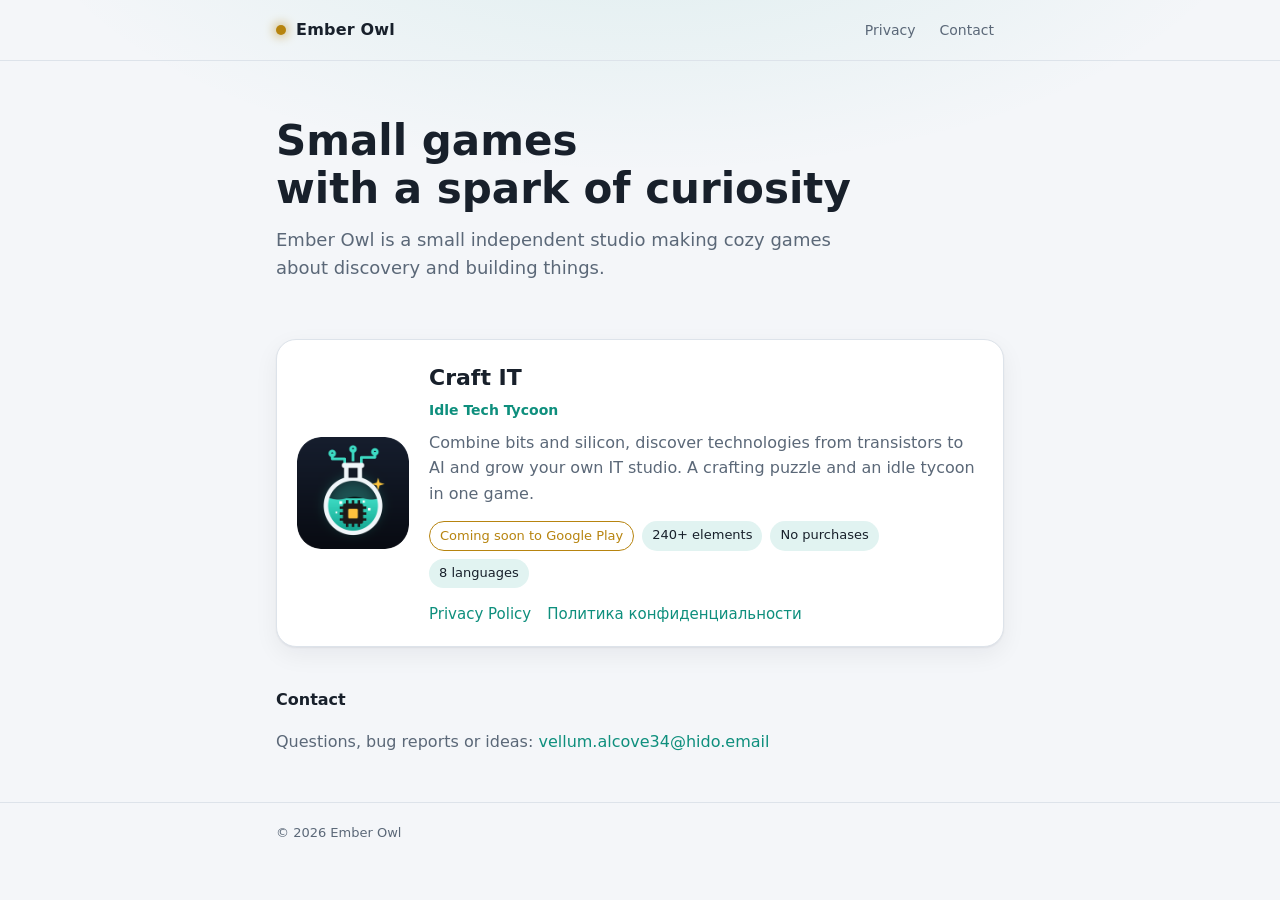
<file: index.html>
<!doctype html>
<html lang="en">
<head>
<meta charset="utf-8">
<meta name="viewport" content="width=device-width, initial-scale=1">
<title>Ember Owl</title>
<meta name="description" content="Ember Owl is a small independent game studio. Our first game: Craft IT, an idle tech tycoon with crafting.">
<link rel="icon" type="image/png" href="assets/favicon.png">
<link rel="stylesheet" href="style.css">
</head>
<body>
<header class="top">
  <div class="wrap">
    <a class="brand" href="./"><span class="dot"></span>Ember Owl</a>
    <nav><a href="craft-it/privacy/">Privacy</a><a href="#contact">Contact</a></nav>
  </div>
</header>

<main class="wrap">
  <section class="hero">
    <h1>Small games<br>with a spark of curiosity</h1>
    <p>Ember Owl is a small independent studio making cozy games about discovery and building things.</p>
  </section>

  <article class="game">
    <img src="assets/craft-it-icon.png" alt="Craft IT icon" width="112" height="112">
    <div>
      <h2>Craft IT</h2>
      <p class="sub">Idle Tech Tycoon</p>
      <p>Combine bits and silicon, discover technologies from transistors to AI and grow your own IT studio. A crafting puzzle and an idle tycoon in one game.</p>
      <div class="tags">
        <span class="tag soon">Coming soon to Google Play</span>
        <span class="tag">240+ elements</span>
        <span class="tag">No purchases</span>
        <span class="tag">8 languages</span>
      </div>
      <div class="links"><a href="craft-it/privacy/">Privacy Policy</a><a href="craft-it/privacy/#ru">Политика конфиденциальности</a></div>
    </div>
  </article>

  <section class="contact" id="contact">
    <h3>Contact</h3>
    <p>Questions, bug reports or ideas: <a href="mailto:vellum.alcove34@hido.email">vellum.alcove34@hido.email</a></p>
  </section>
</main>

<footer>
  <div class="wrap">© 2026 Ember Owl</div>
</footer>
</body>
</html>
</file>
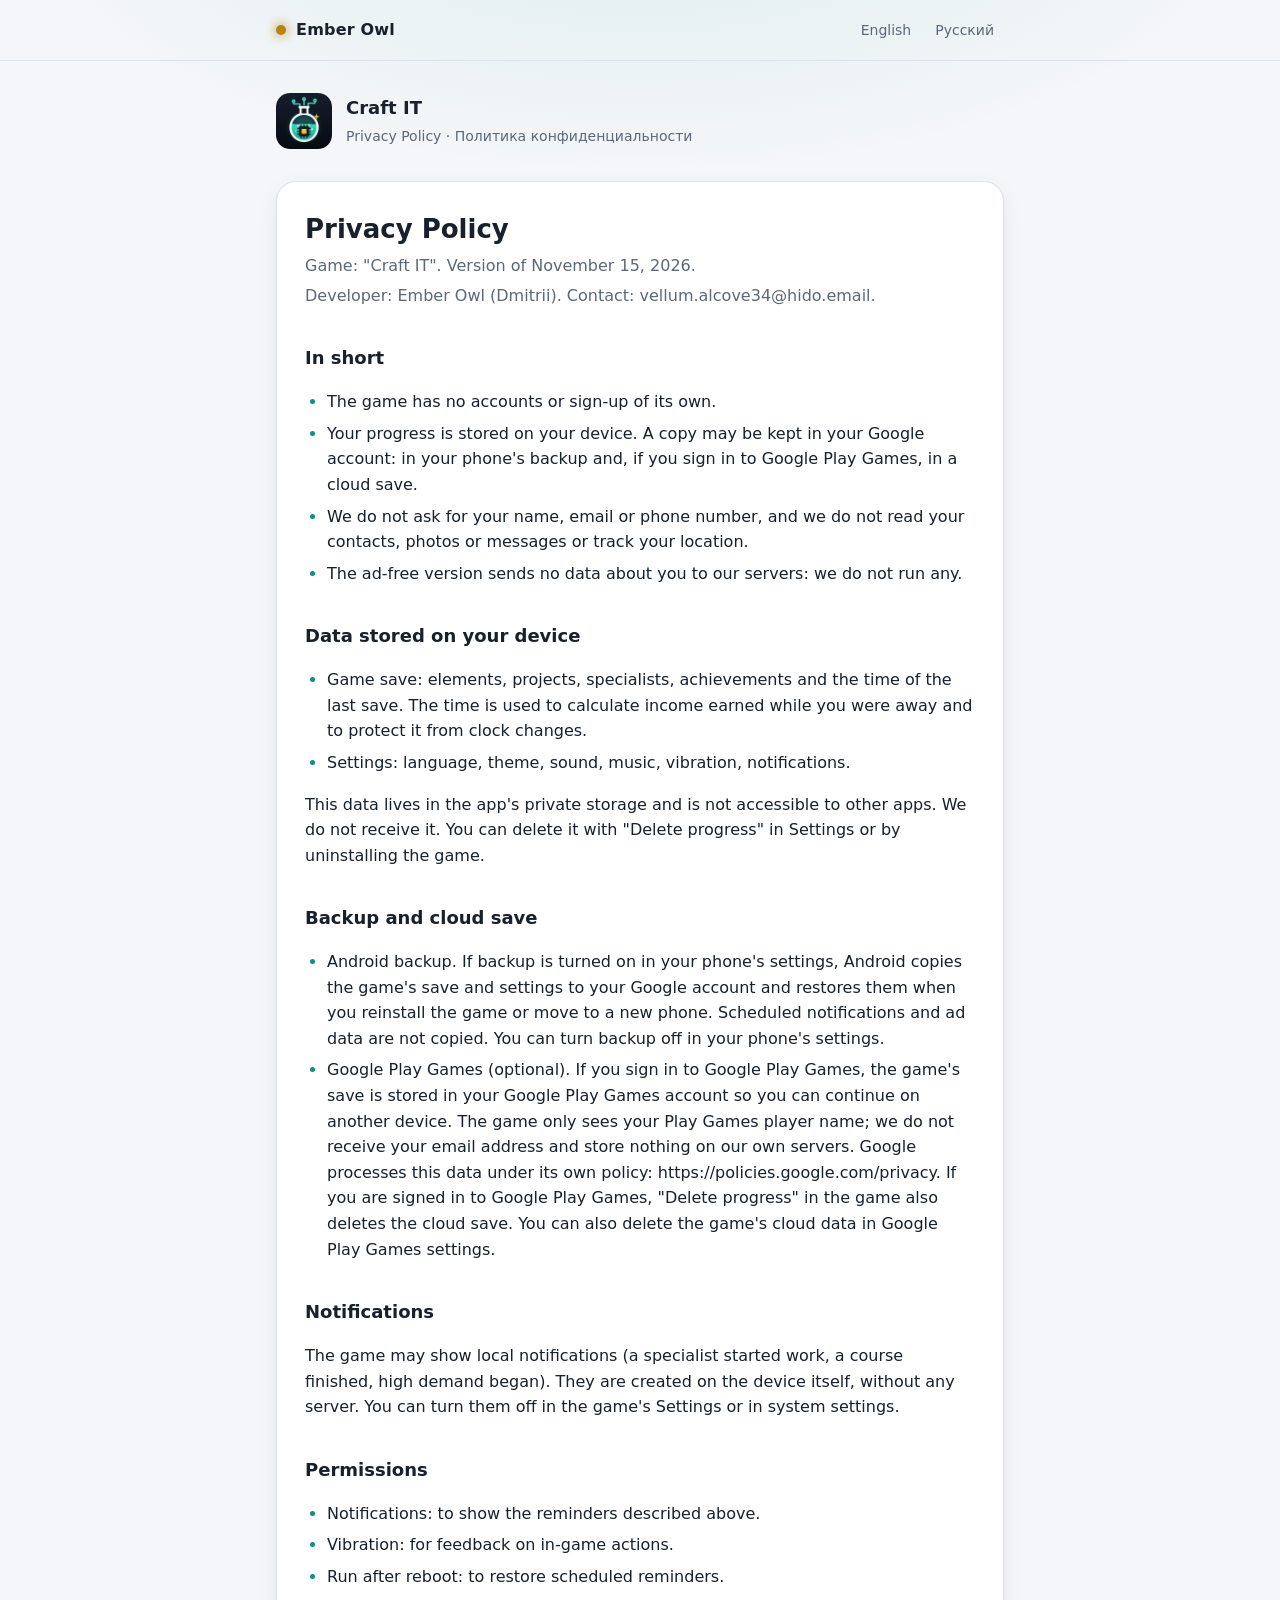
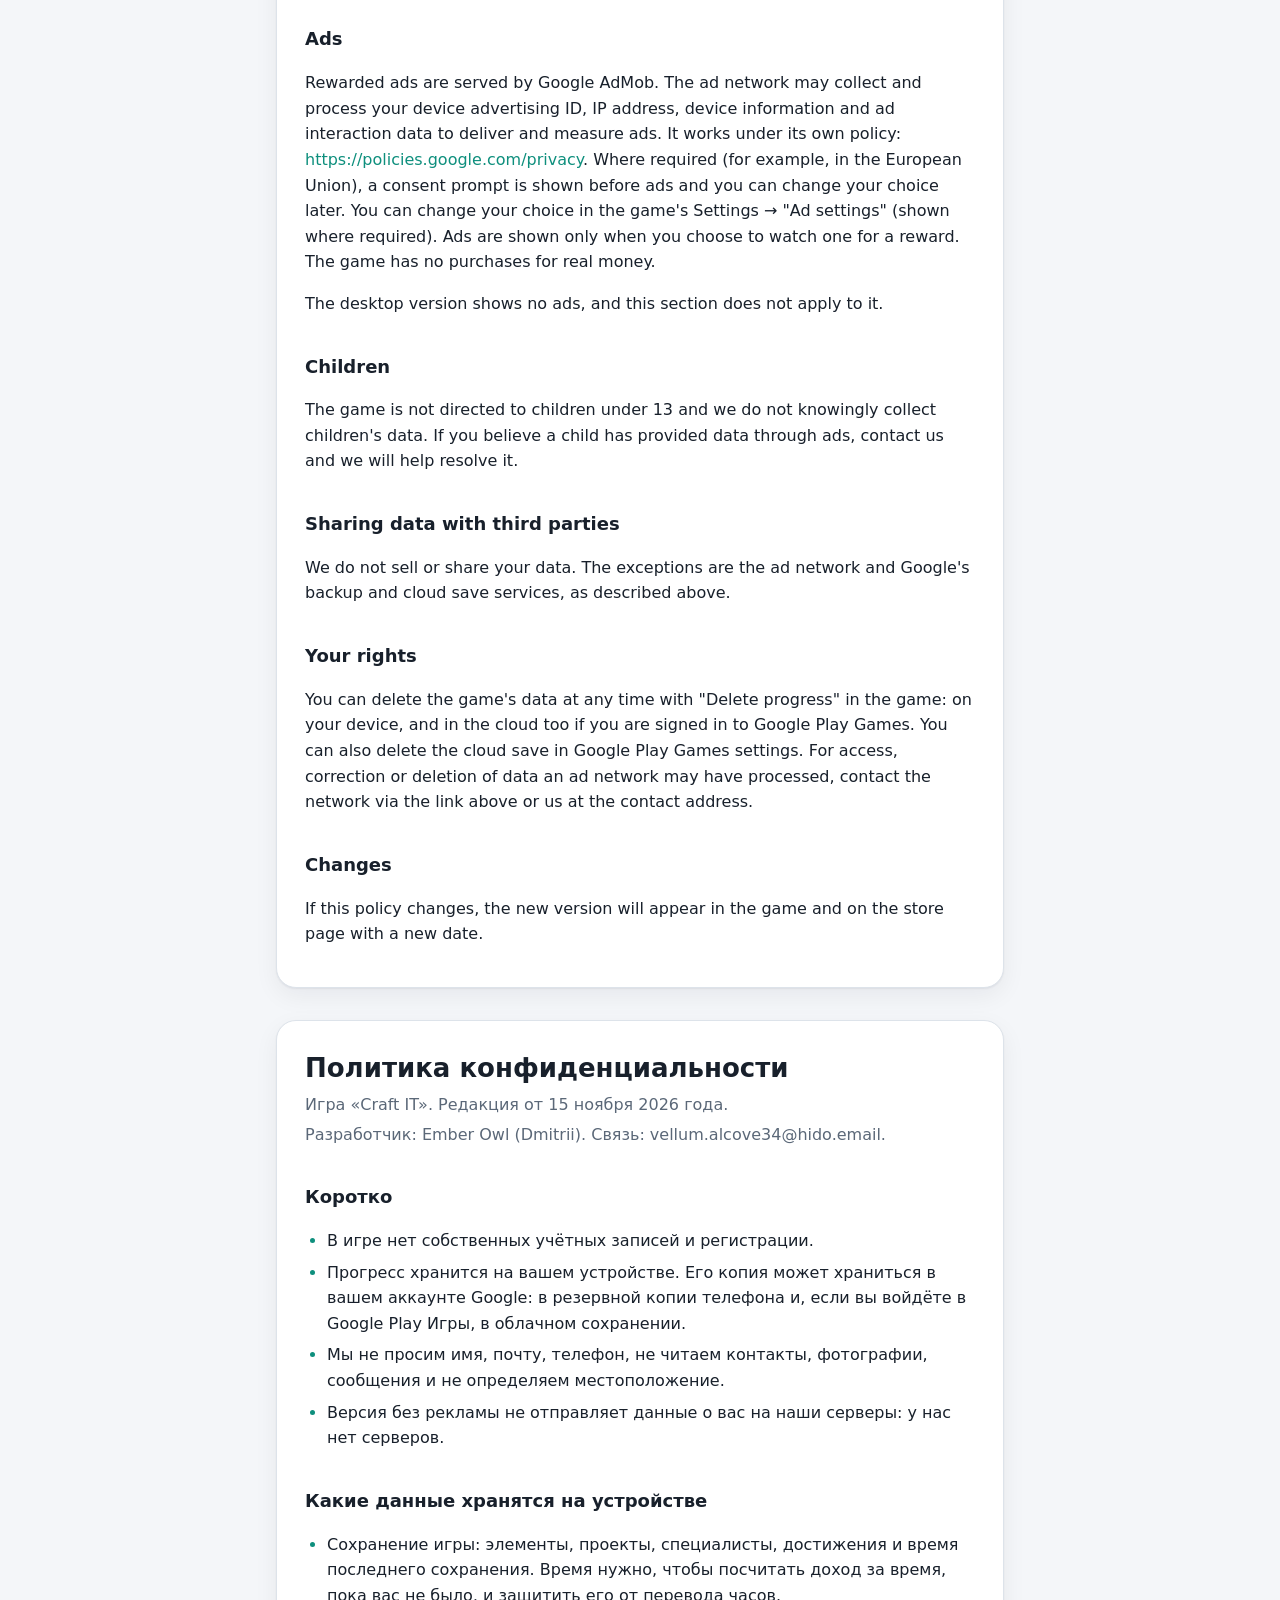
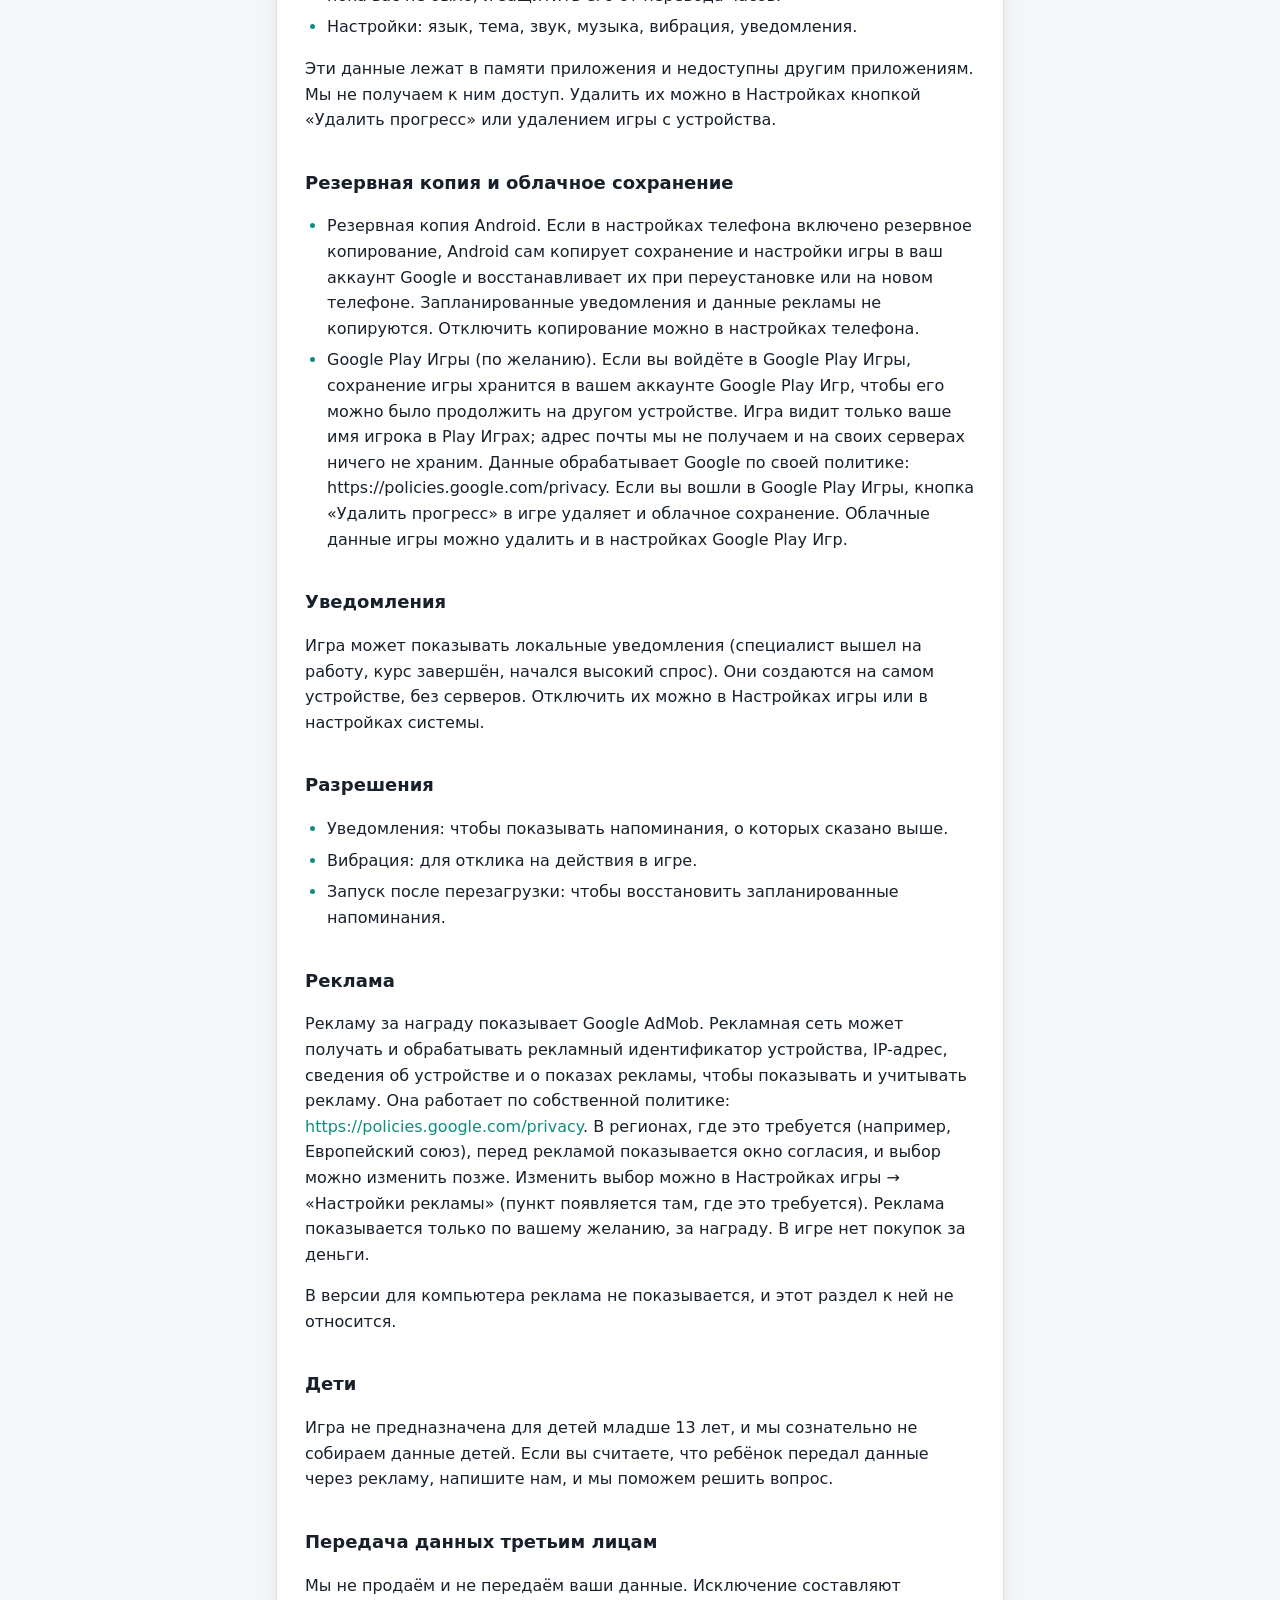
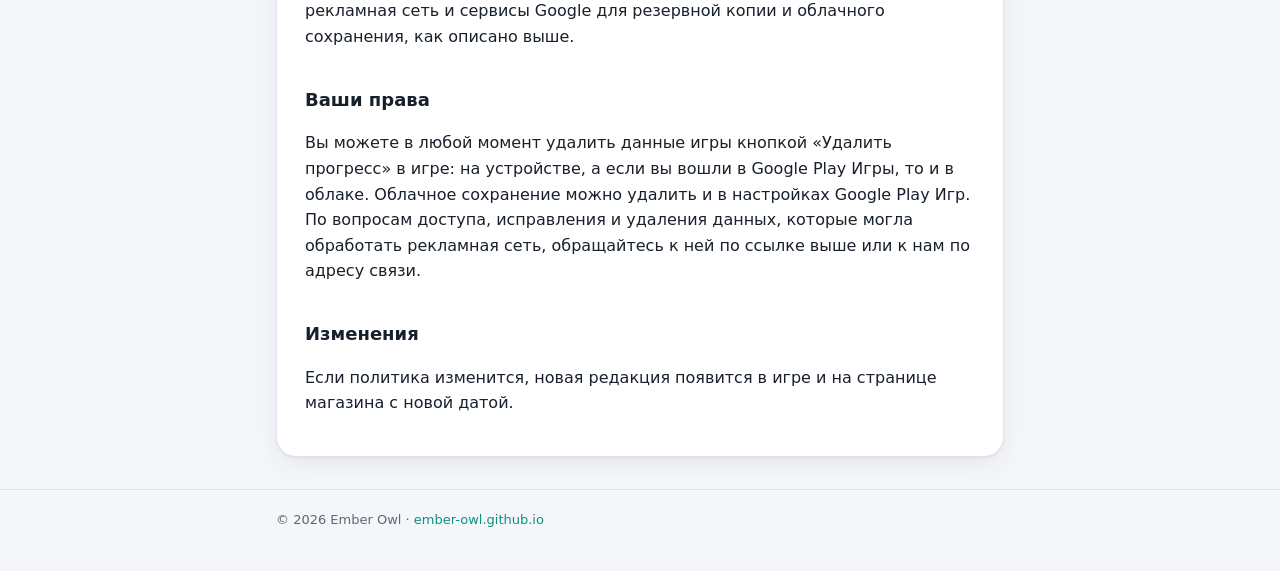
<file: craft-it/privacy/index.html>
<!doctype html>
<html lang="en">
<head>
<meta charset="utf-8">
<meta name="viewport" content="width=device-width, initial-scale=1">
<title>Craft IT: Privacy Policy</title>
<meta name="description" content="Privacy Policy of the game Craft IT by Ember Owl. Политика конфиденциальности игры Craft IT.">
<link rel="icon" type="image/png" href="../../assets/favicon.png">
<style>
/* Общие стили сайта Ember Owl. Встраиваются в страницу политики при сборке (tools/build_privacy.py). */
:root {
  --bg: #f4f6f9;
  --bg-glow: rgba(14, 158, 138, 0.10);
  --surface: #ffffff;
  --border: #dde3ea;
  --text: #18202b;
  --muted: #5b6878;
  --accent: #0e8f7d;
  --accent-soft: rgba(14, 158, 138, 0.12);
  --gold: #b7840f;
  --shadow: 0 1px 2px rgba(16, 24, 40, 0.06), 0 8px 24px rgba(16, 24, 40, 0.06);
  color-scheme: light;
}
@media (prefers-color-scheme: dark) {
  :root {
    --bg: #0b0f17;
    --bg-glow: rgba(61, 220, 196, 0.10);
    --surface: #141b27;
    --border: #232d3d;
    --text: #e8eef3;
    --muted: #9aa8b5;
    --accent: #3ddcc4;
    --accent-soft: rgba(61, 220, 196, 0.12);
    --gold: #ffc23d;
    --shadow: 0 1px 2px rgba(0, 0, 0, 0.3), 0 8px 24px rgba(0, 0, 0, 0.25);
    color-scheme: dark;
  }
}

* { box-sizing: border-box; }
html { -webkit-text-size-adjust: 100%; }
body {
  margin: 0;
  background: radial-gradient(900px 420px at 50% -120px, var(--bg-glow), transparent 70%), var(--bg);
  color: var(--text);
  font: 16px/1.6 system-ui, -apple-system, "Segoe UI", Roboto, sans-serif;
  min-height: 100vh;
}
a { color: var(--accent); text-decoration: none; }
a:hover { text-decoration: underline; }

.wrap { max-width: 760px; margin: 0 auto; padding: 0 16px; }

/* Шапка */
.top { border-bottom: 1px solid var(--border); }
.top .wrap { display: flex; align-items: center; justify-content: space-between; gap: 12px; height: 60px; }
.brand { display: flex; align-items: center; gap: 10px; color: var(--text); font-weight: 700; letter-spacing: 0.2px; }
.brand:hover { text-decoration: none; }
.brand .dot { width: 10px; height: 10px; border-radius: 50%; background: var(--gold); box-shadow: 0 0 12px var(--gold); }
.top nav { display: flex; gap: 4px; }
.top nav a { color: var(--muted); padding: 6px 10px; border-radius: 8px; font-size: 14px; }
.top nav a:hover, .top nav a.on { color: var(--text); background: var(--accent-soft); text-decoration: none; }

/* Главная */
.hero { padding: 56px 0 24px; }
.hero h1 { font-size: clamp(30px, 6vw, 42px); line-height: 1.15; margin: 0 0 12px; }
.hero p { color: var(--muted); font-size: 18px; margin: 0; max-width: 560px; }

.game {
  display: grid; grid-template-columns: 112px 1fr; gap: 20px; align-items: center;
  background: var(--surface); border: 1px solid var(--border); border-radius: 20px;
  padding: 20px; margin: 32px 0; box-shadow: var(--shadow);
}
.game img { width: 112px; height: 112px; border-radius: 24px; display: block; }
.game h2 { margin: 0 0 4px; font-size: 22px; }
.game .sub { color: var(--accent); font-weight: 600; font-size: 14px; margin: 0 0 8px; }
.game p { margin: 0 0 14px; color: var(--muted); }
.tags { display: flex; flex-wrap: wrap; gap: 8px; }
.tag { font-size: 13px; padding: 4px 10px; border-radius: 999px; background: var(--accent-soft); color: var(--text); }
.tag.soon { background: transparent; border: 1px solid var(--gold); color: var(--gold); }
.links { display: flex; flex-wrap: wrap; gap: 16px; margin-top: 14px; font-size: 15px; }

@media (max-width: 520px) {
  .game { grid-template-columns: 1fr; text-align: left; }
  .game img { width: 88px; height: 88px; border-radius: 20px; }
}

.contact { padding: 8px 0 32px; color: var(--muted); }
.contact h3 { color: var(--text); font-size: 16px; margin: 0 0 4px; }

footer { border-top: 1px solid var(--border); color: var(--muted); font-size: 13px; padding: 20px 0 40px; }

/* Документ (политика) */
.doc { background: var(--surface); border: 1px solid var(--border); border-radius: 20px; padding: 8px 28px 24px; margin: 32px 0; box-shadow: var(--shadow); }
.doc + .doc { margin-top: 20px; }
.doc h1 { font-size: 26px; line-height: 1.2; margin: 24px 0 8px; }
.doc h2 { font-size: 18px; margin: 28px 0 8px; padding-top: 8px; }
.doc p, .doc li { color: var(--text); }
.doc > p:nth-of-type(-n+2) { color: var(--muted); margin: 4px 0; }
.doc ul { padding-left: 22px; }
.doc li { margin: 6px 0; }
.doc li::marker { color: var(--accent); }
.doc a { word-break: break-word; }
.doc-head { display: flex; align-items: center; gap: 14px; margin-top: 32px; }
.doc-head img { width: 56px; height: 56px; border-radius: 14px; }
.doc-head strong { display: block; font-size: 18px; }
.doc-head span { color: var(--muted); font-size: 14px; }
@media (max-width: 520px) { .doc { padding: 4px 18px 18px; border-radius: 16px; } }

</style>
</head>
<body>
<header class="top">
  <div class="wrap">
    <a class="brand" href="../../"><span class="dot"></span>Ember Owl</a>
    <nav><a href="#en">English</a><a href="#ru">Русский</a></nav>
  </div>
</header>
<main class="wrap">
  <div class="doc-head">
    <img src="../../assets/craft-it-icon.png" alt="" width="56" height="56">
    <div><strong>Craft IT</strong><span>Privacy Policy · Политика конфиденциальности</span></div>
  </div>
  <section class="doc" id="en" lang="en">
<h1>Privacy Policy</h1>
<p>Game: &quot;Craft IT&quot;. Version of November 15, 2026.</p>
<p>Developer: Ember Owl (Dmitrii). Contact: vellum.alcove34@hido.email.</p>
<h2>In short</h2>
<ul>
<li>The game has no accounts or sign-up of its own.</li>
<li>Your progress is stored on your device. A copy may be kept in your Google account: in your phone&#x27;s backup and, if you sign in to Google Play Games, in a cloud save.</li>
<li>We do not ask for your name, email or phone number, and we do not read your contacts, photos or messages or track your location.</li>
<li>The ad-free version sends no data about you to our servers: we do not run any.</li>
</ul>
<h2>Data stored on your device</h2>
<ul>
<li>Game save: elements, projects, specialists, achievements and the time of the last save. The time is used to calculate income earned while you were away and to protect it from clock changes.</li>
<li>Settings: language, theme, sound, music, vibration, notifications.</li>
</ul>
<p>This data lives in the app&#x27;s private storage and is not accessible to other apps. We do not receive it. You can delete it with &quot;Delete progress&quot; in Settings or by uninstalling the game.</p>
<h2>Backup and cloud save</h2>
<ul>
<li>Android backup. If backup is turned on in your phone&#x27;s settings, Android copies the game&#x27;s save and settings to your Google account and restores them when you reinstall the game or move to a new phone. Scheduled notifications and ad data are not copied. You can turn backup off in your phone&#x27;s settings.</li>
<li>Google Play Games (optional). If you sign in to Google Play Games, the game&#x27;s save is stored in your Google Play Games account so you can continue on another device. The game only sees your Play Games player name; we do not receive your email address and store nothing on our own servers. Google processes this data under its own policy: https://policies.google.com/privacy. If you are signed in to Google Play Games, &quot;Delete progress&quot; in the game also deletes the cloud save. You can also delete the game&#x27;s cloud data in Google Play Games settings.</li>
</ul>
<h2>Notifications</h2>
<p>The game may show local notifications (a specialist started work, a course finished, high demand began). They are created on the device itself, without any server. You can turn them off in the game&#x27;s Settings or in system settings.</p>
<h2>Permissions</h2>
<ul>
<li>Notifications: to show the reminders described above.</li>
<li>Vibration: for feedback on in-game actions.</li>
<li>Run after reboot: to restore scheduled reminders.</li>
</ul>
<h2>Ads</h2>
<p>Rewarded ads are served by Google AdMob. The ad network may collect and process your device advertising ID, IP address, device information and ad interaction data to deliver and measure ads. It works under its own policy: <a href="https://policies.google.com/privacy">https://policies.google.com/privacy</a>. Where required (for example, in the European Union), a consent prompt is shown before ads and you can change your choice later. You can change your choice in the game&#x27;s Settings → &quot;Ad settings&quot; (shown where required). Ads are shown only when you choose to watch one for a reward. The game has no purchases for real money.</p>
<p>The desktop version shows no ads, and this section does not apply to it.</p>
<h2>Children</h2>
<p>The game is not directed to children under 13 and we do not knowingly collect children&#x27;s data. If you believe a child has provided data through ads, contact us and we will help resolve it.</p>
<h2>Sharing data with third parties</h2>
<p>We do not sell or share your data. The exceptions are the ad network and Google&#x27;s backup and cloud save services, as described above.</p>
<h2>Your rights</h2>
<p>You can delete the game&#x27;s data at any time with &quot;Delete progress&quot; in the game: on your device, and in the cloud too if you are signed in to Google Play Games. You can also delete the cloud save in Google Play Games settings. For access, correction or deletion of data an ad network may have processed, contact the network via the link above or us at the contact address.</p>
<h2>Changes</h2>
<p>If this policy changes, the new version will appear in the game and on the store page with a new date.</p>
  </section>
  <section class="doc" id="ru" lang="ru">
<h1>Политика конфиденциальности</h1>
<p>Игра «Craft IT». Редакция от 15 ноября 2026 года.</p>
<p>Разработчик: Ember Owl (Dmitrii). Связь: vellum.alcove34@hido.email.</p>
<h2>Коротко</h2>
<ul>
<li>В игре нет собственных учётных записей и регистрации.</li>
<li>Прогресс хранится на вашем устройстве. Его копия может храниться в вашем аккаунте Google: в резервной копии телефона и, если вы войдёте в Google Play Игры, в облачном сохранении.</li>
<li>Мы не просим имя, почту, телефон, не читаем контакты, фотографии, сообщения и не определяем местоположение.</li>
<li>Версия без рекламы не отправляет данные о вас на наши серверы: у нас нет серверов.</li>
</ul>
<h2>Какие данные хранятся на устройстве</h2>
<ul>
<li>Сохранение игры: элементы, проекты, специалисты, достижения и время последнего сохранения. Время нужно, чтобы посчитать доход за время, пока вас не было, и защитить его от перевода часов.</li>
<li>Настройки: язык, тема, звук, музыка, вибрация, уведомления.</li>
</ul>
<p>Эти данные лежат в памяти приложения и недоступны другим приложениям. Мы не получаем к ним доступ. Удалить их можно в Настройках кнопкой «Удалить прогресс» или удалением игры с устройства.</p>
<h2>Резервная копия и облачное сохранение</h2>
<ul>
<li>Резервная копия Android. Если в настройках телефона включено резервное копирование, Android сам копирует сохранение и настройки игры в ваш аккаунт Google и восстанавливает их при переустановке или на новом телефоне. Запланированные уведомления и данные рекламы не копируются. Отключить копирование можно в настройках телефона.</li>
<li>Google Play Игры (по желанию). Если вы войдёте в Google Play Игры, сохранение игры хранится в вашем аккаунте Google Play Игр, чтобы его можно было продолжить на другом устройстве. Игра видит только ваше имя игрока в Play Играх; адрес почты мы не получаем и на своих серверах ничего не храним. Данные обрабатывает Google по своей политике: https://policies.google.com/privacy. Если вы вошли в Google Play Игры, кнопка «Удалить прогресс» в игре удаляет и облачное сохранение. Облачные данные игры можно удалить и в настройках Google Play Игр.</li>
</ul>
<h2>Уведомления</h2>
<p>Игра может показывать локальные уведомления (специалист вышел на работу, курс завершён, начался высокий спрос). Они создаются на самом устройстве, без серверов. Отключить их можно в Настройках игры или в настройках системы.</p>
<h2>Разрешения</h2>
<ul>
<li>Уведомления: чтобы показывать напоминания, о которых сказано выше.</li>
<li>Вибрация: для отклика на действия в игре.</li>
<li>Запуск после перезагрузки: чтобы восстановить запланированные напоминания.</li>
</ul>
<h2>Реклама</h2>
<p>Рекламу за награду показывает Google AdMob. Рекламная сеть может получать и обрабатывать рекламный идентификатор устройства, IP-адрес, сведения об устройстве и о показах рекламы, чтобы показывать и учитывать рекламу. Она работает по собственной политике: <a href="https://policies.google.com/privacy">https://policies.google.com/privacy</a>. В регионах, где это требуется (например, Европейский союз), перед рекламой показывается окно согласия, и выбор можно изменить позже. Изменить выбор можно в Настройках игры → «Настройки рекламы» (пункт появляется там, где это требуется). Реклама показывается только по вашему желанию, за награду. В игре нет покупок за деньги.</p>
<p>В версии для компьютера реклама не показывается, и этот раздел к ней не относится.</p>
<h2>Дети</h2>
<p>Игра не предназначена для детей младше 13 лет, и мы сознательно не собираем данные детей. Если вы считаете, что ребёнок передал данные через рекламу, напишите нам, и мы поможем решить вопрос.</p>
<h2>Передача данных третьим лицам</h2>
<p>Мы не продаём и не передаём ваши данные. Исключение составляют рекламная сеть и сервисы Google для резервной копии и облачного сохранения, как описано выше.</p>
<h2>Ваши права</h2>
<p>Вы можете в любой момент удалить данные игры кнопкой «Удалить прогресс» в игре: на устройстве, а если вы вошли в Google Play Игры, то и в облаке. Облачное сохранение можно удалить и в настройках Google Play Игр. По вопросам доступа, исправления и удаления данных, которые могла обработать рекламная сеть, обращайтесь к ней по ссылке выше или к нам по адресу связи.</p>
<h2>Изменения</h2>
<p>Если политика изменится, новая редакция появится в игре и на странице магазина с новой датой.</p>
  </section>
</main>
<footer>
  <div class="wrap">© 2026 Ember Owl · <a href="../../">ember-owl.github.io</a></div>
</footer>
</body>
</html>
</file>
<file: style.css>
/* Общие стили сайта Ember Owl. Встраиваются в страницу политики при сборке (tools/build_privacy.py). */
:root {
  --bg: #f4f6f9;
  --bg-glow: rgba(14, 158, 138, 0.10);
  --surface: #ffffff;
  --border: #dde3ea;
  --text: #18202b;
  --muted: #5b6878;
  --accent: #0e8f7d;
  --accent-soft: rgba(14, 158, 138, 0.12);
  --gold: #b7840f;
  --shadow: 0 1px 2px rgba(16, 24, 40, 0.06), 0 8px 24px rgba(16, 24, 40, 0.06);
  color-scheme: light;
}
@media (prefers-color-scheme: dark) {
  :root {
    --bg: #0b0f17;
    --bg-glow: rgba(61, 220, 196, 0.10);
    --surface: #141b27;
    --border: #232d3d;
    --text: #e8eef3;
    --muted: #9aa8b5;
    --accent: #3ddcc4;
    --accent-soft: rgba(61, 220, 196, 0.12);
    --gold: #ffc23d;
    --shadow: 0 1px 2px rgba(0, 0, 0, 0.3), 0 8px 24px rgba(0, 0, 0, 0.25);
    color-scheme: dark;
  }
}

* { box-sizing: border-box; }
html { -webkit-text-size-adjust: 100%; }
body {
  margin: 0;
  background: radial-gradient(900px 420px at 50% -120px, var(--bg-glow), transparent 70%), var(--bg);
  color: var(--text);
  font: 16px/1.6 system-ui, -apple-system, "Segoe UI", Roboto, sans-serif;
  min-height: 100vh;
}
a { color: var(--accent); text-decoration: none; }
a:hover { text-decoration: underline; }

.wrap { max-width: 760px; margin: 0 auto; padding: 0 16px; }

/* Шапка */
.top { border-bottom: 1px solid var(--border); }
.top .wrap { display: flex; align-items: center; justify-content: space-between; gap: 12px; height: 60px; }
.brand { display: flex; align-items: center; gap: 10px; color: var(--text); font-weight: 700; letter-spacing: 0.2px; }
.brand:hover { text-decoration: none; }
.brand .dot { width: 10px; height: 10px; border-radius: 50%; background: var(--gold); box-shadow: 0 0 12px var(--gold); }
.top nav { display: flex; gap: 4px; }
.top nav a { color: var(--muted); padding: 6px 10px; border-radius: 8px; font-size: 14px; }
.top nav a:hover, .top nav a.on { color: var(--text); background: var(--accent-soft); text-decoration: none; }

/* Главная */
.hero { padding: 56px 0 24px; }
.hero h1 { font-size: clamp(30px, 6vw, 42px); line-height: 1.15; margin: 0 0 12px; }
.hero p { color: var(--muted); font-size: 18px; margin: 0; max-width: 560px; }

.game {
  display: grid; grid-template-columns: 112px 1fr; gap: 20px; align-items: center;
  background: var(--surface); border: 1px solid var(--border); border-radius: 20px;
  padding: 20px; margin: 32px 0; box-shadow: var(--shadow);
}
.game img { width: 112px; height: 112px; border-radius: 24px; display: block; }
.game h2 { margin: 0 0 4px; font-size: 22px; }
.game .sub { color: var(--accent); font-weight: 600; font-size: 14px; margin: 0 0 8px; }
.game p { margin: 0 0 14px; color: var(--muted); }
.tags { display: flex; flex-wrap: wrap; gap: 8px; }
.tag { font-size: 13px; padding: 4px 10px; border-radius: 999px; background: var(--accent-soft); color: var(--text); }
.tag.soon { background: transparent; border: 1px solid var(--gold); color: var(--gold); }
.links { display: flex; flex-wrap: wrap; gap: 16px; margin-top: 14px; font-size: 15px; }

@media (max-width: 520px) {
  .game { grid-template-columns: 1fr; text-align: left; }
  .game img { width: 88px; height: 88px; border-radius: 20px; }
}

.contact { padding: 8px 0 32px; color: var(--muted); }
.contact h3 { color: var(--text); font-size: 16px; margin: 0 0 4px; }

footer { border-top: 1px solid var(--border); color: var(--muted); font-size: 13px; padding: 20px 0 40px; }

/* Документ (политика) */
.doc { background: var(--surface); border: 1px solid var(--border); border-radius: 20px; padding: 8px 28px 24px; margin: 32px 0; box-shadow: var(--shadow); }
.doc + .doc { margin-top: 20px; }
.doc h1 { font-size: 26px; line-height: 1.2; margin: 24px 0 8px; }
.doc h2 { font-size: 18px; margin: 28px 0 8px; padding-top: 8px; }
.doc p, .doc li { color: var(--text); }
.doc > p:nth-of-type(-n+2) { color: var(--muted); margin: 4px 0; }
.doc ul { padding-left: 22px; }
.doc li { margin: 6px 0; }
.doc li::marker { color: var(--accent); }
.doc a { word-break: break-word; }
.doc-head { display: flex; align-items: center; gap: 14px; margin-top: 32px; }
.doc-head img { width: 56px; height: 56px; border-radius: 14px; }
.doc-head strong { display: block; font-size: 18px; }
.doc-head span { color: var(--muted); font-size: 14px; }
@media (max-width: 520px) { .doc { padding: 4px 18px 18px; border-radius: 16px; } }
</file>
